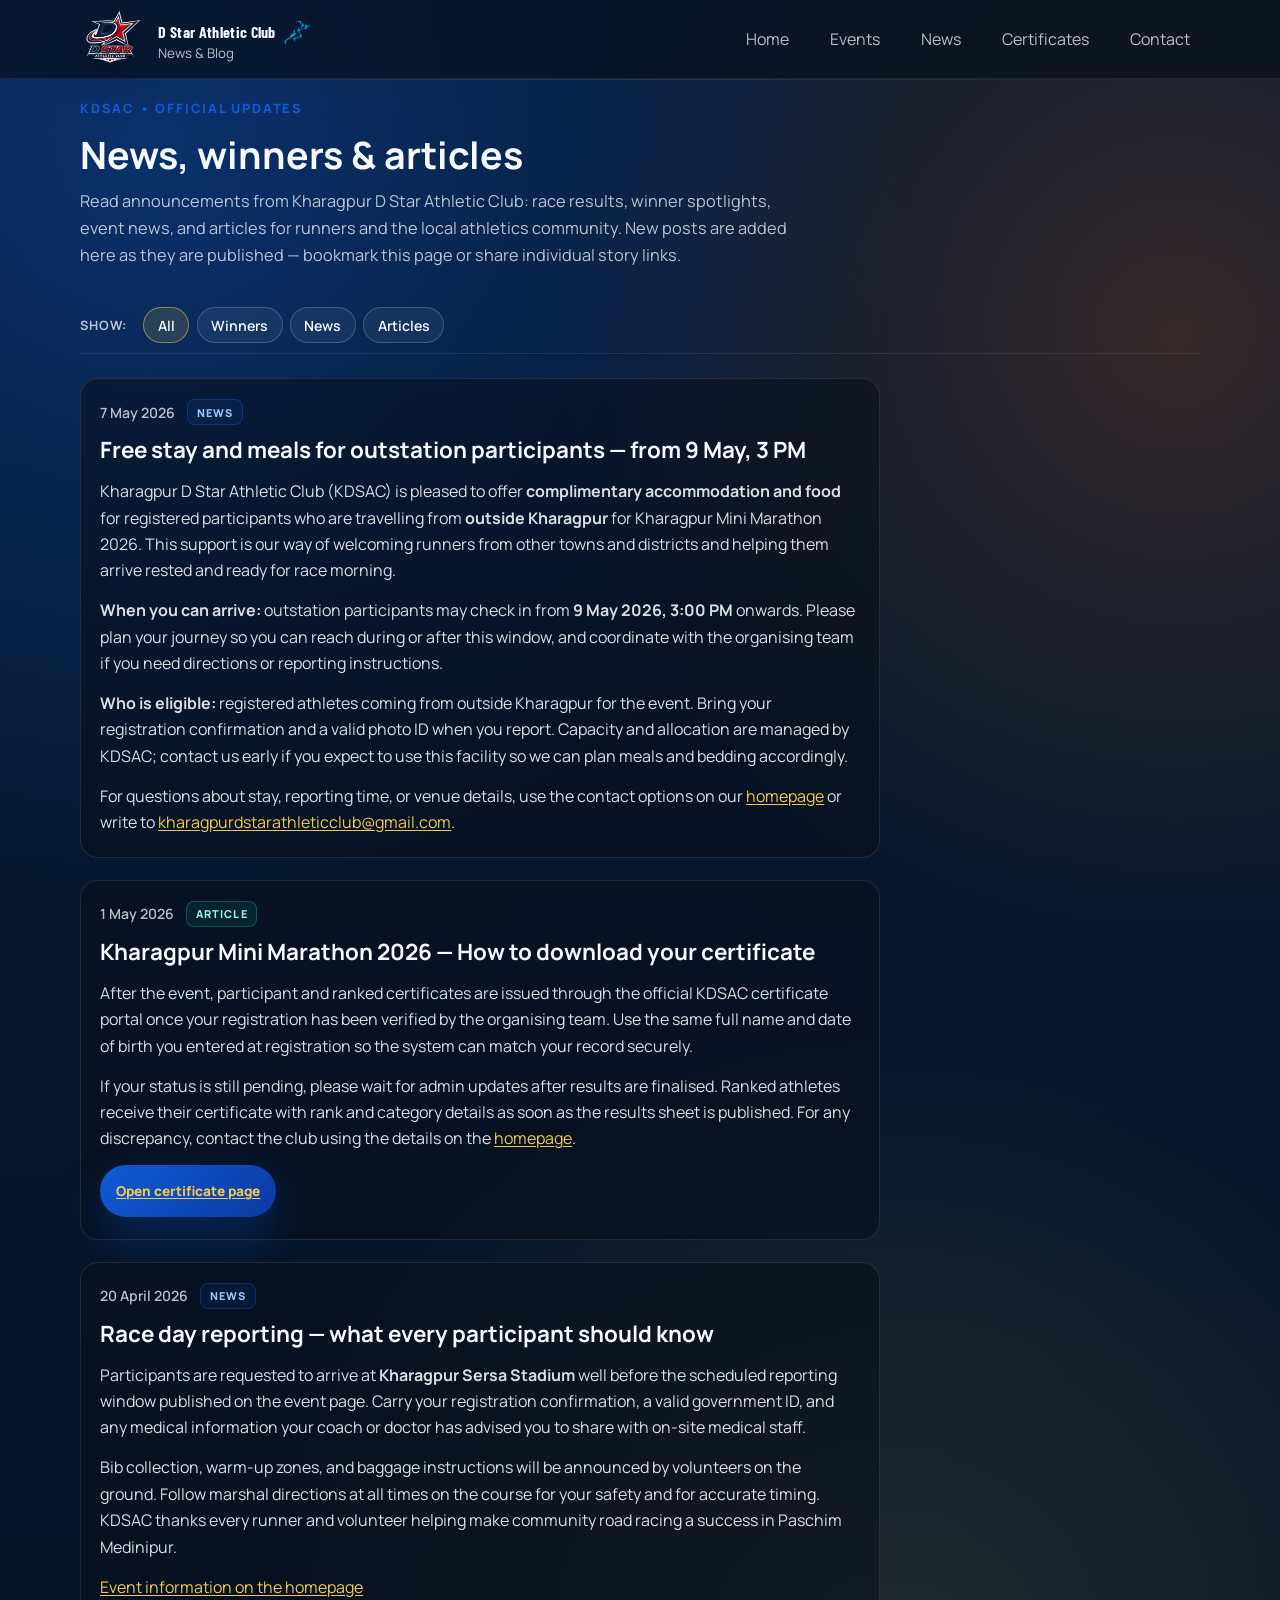
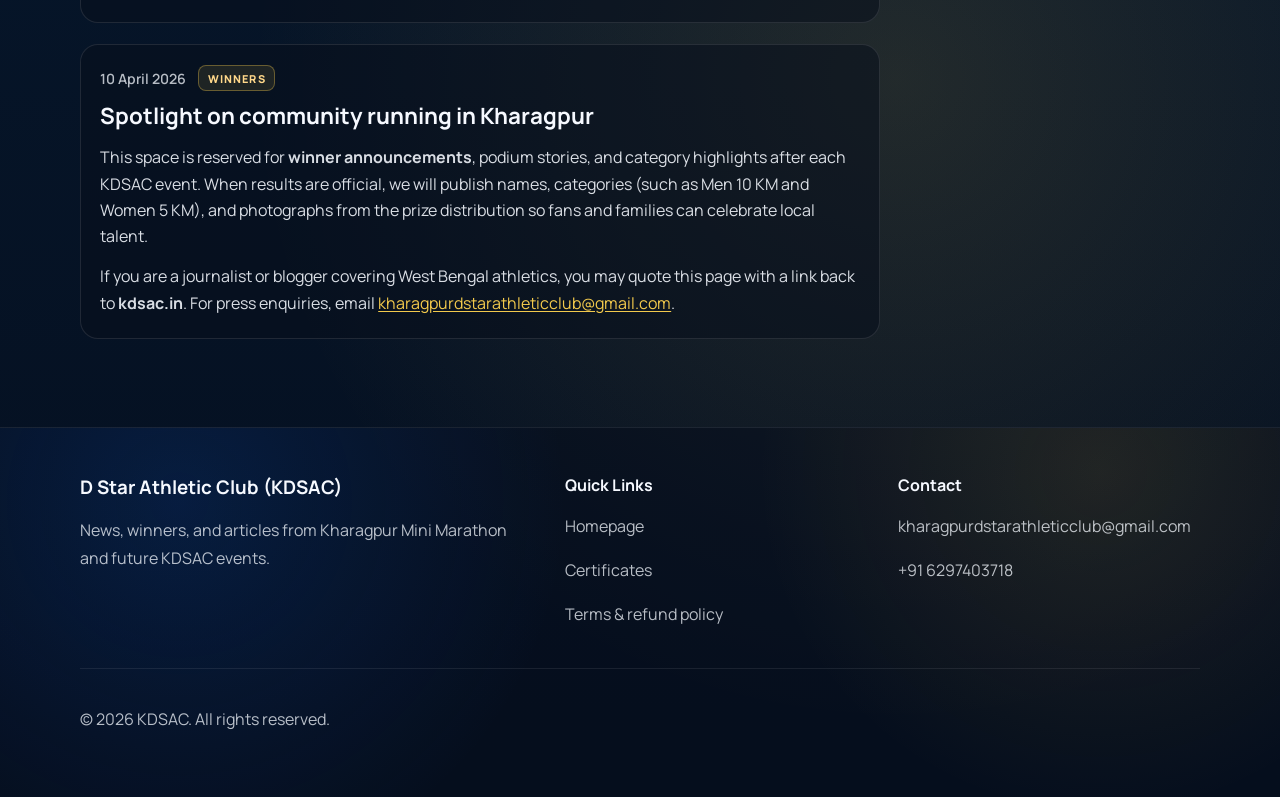
<file: blog.html>
<!DOCTYPE html>
<html lang="en">
  <head>
    <meta charset="UTF-8" />
    <meta name="viewport" content="width=device-width, initial-scale=1.0" />
    <title>News & Blog | KDSAC Winners, Updates & Articles | D Star Athletic Club</title>
    <meta
      name="description"
      content="Official KDSAC news: Kharagpur Mini Marathon winners, race updates, community athletics articles, and announcements from D Star Athletic Club (Fit India Registered Youth Club), Kharagpur."
    />
    <meta
      name="keywords"
      content="KDSAC blog, Kharagpur Mini Marathon news, outstation participant accommodation, free stay Kharagpur marathon, D Star Athletic Club, Fit India youth club, Kharagpur Sersa Stadium, marathon West Bengal"
    />
    <meta name="author" content="D Star Athletic Club" />
    <meta name="robots" content="index, follow" />
    <meta property="og:type" content="website" />
    <meta property="og:title" content="News & Blog | KDSAC | D Star Athletic Club" />
    <meta
      property="og:description"
      content="Winners, race news, and articles from Kharagpur D Star Athletic Club — Kharagpur Mini Marathon and community athletics."
    />
    <meta property="og:site_name" content="D Star Athletic Club" />
    <meta property="og:image" content="./assets/logo.png" />
    <meta property="og:url" content="https://kdsac.in/blog.html" />
    <meta name="twitter:card" content="summary_large_image" />
    <meta name="twitter:title" content="News & Blog | KDSAC | D Star Athletic Club" />
    <meta
      name="twitter:description"
      content="Winners, race news, and articles from Kharagpur D Star Athletic Club."
    />
    <meta name="twitter:image" content="./assets/logo.png" />
    <meta name="twitter:url" content="https://kdsac.in/blog.html" />
    <link rel="icon" href="./assets/logo.png" type="image/png" />
    <link rel="canonical" href="https://kdsac.in/blog.html" />
    <script type="application/ld+json">
      {
        "@context": "https://schema.org",
        "@type": "Blog",
        "name": "KDSAC News & Blog",
        "description": "Official news, winner announcements, and articles from Kharagpur D Star Athletic Club (KDSAC).",
        "url": "https://kdsac.in/blog.html",
        "publisher": {
          "@type": "Organization",
          "name": "D Star Athletic Club",
          "logo": {
            "@type": "ImageObject",
            "url": "https://kdsac.in/assets/logo.png"
          }
        },
        "blogPost": [
          {
            "@type": "NewsArticle",
            "headline": "Free stay and meals for outstation participants — from 9 May, 3 PM",
            "datePublished": "2026-05-07",
            "url": "https://kdsac.in/blog.html#outstation-stay-may-9-2026",
            "author": { "@type": "Organization", "name": "D Star Athletic Club" }
          },
          {
            "@type": "NewsArticle",
            "headline": "Kharagpur Mini Marathon 2026 — How to download your certificate",
            "datePublished": "2026-05-01",
            "url": "https://kdsac.in/blog.html#certificate-guide",
            "author": { "@type": "Organization", "name": "D Star Athletic Club" }
          },
          {
            "@type": "NewsArticle",
            "headline": "Race day reporting — what every participant should know",
            "datePublished": "2026-04-20",
            "url": "https://kdsac.in/blog.html#race-day-reporting",
            "author": { "@type": "Organization", "name": "D Star Athletic Club" }
          },
          {
            "@type": "NewsArticle",
            "headline": "Spotlight on community running in Kharagpur",
            "datePublished": "2026-04-10",
            "url": "https://kdsac.in/blog.html#community-spotlight",
            "author": { "@type": "Organization", "name": "D Star Athletic Club" }
          }
        ]
      }
    </script>
    <link rel="preconnect" href="https://fonts.googleapis.com" />
    <link rel="preconnect" href="https://fonts.gstatic.com" crossorigin />
    <link
      href="https://fonts.googleapis.com/css2?family=Barlow+Condensed:wght@500;600;700&family=Manrope:wght@400;500;700;800&display=swap"
      rel="stylesheet"
    />
    <link rel="stylesheet" href="./styles.css" />
  </head>
  <body class="blog-page">
    <header class="site-header">
      <div class="container nav">
        <a class="brand" href="./index.html">
          <img class="brand-logo" src="./assets/logo.png" alt="D Star Athletic Club logo" />
          <span class="brand-text">
            <strong>D Star Athletic Club <img class="brand-runner-image" src="./run.png" alt="Running athlete" /></strong>
            <small>News & Blog</small>
          </span>
        </a>
        <button class="menu-toggle" id="menuToggle" aria-expanded="false" aria-controls="siteNav" aria-label="Open menu">
          <span></span>
          <span></span>
          <span></span>
        </button>
        <nav class="nav-links" id="siteNav">
          <a href="./index.html">Home</a>
          <a href="./index.html#events">Events</a>
          <a href="./blog.html" aria-current="page">News</a>
          <a href="./certificate.html">Certificates</a>
          <a href="./index.html#contact">Contact</a>
        </nav>
      </div>
    </header>

    <main id="top">
      <section class="section blog-hero-section">
        <div class="container">
          <div class="blog-hero">
            <p class="eyebrow">KDSAC • Official updates</p>
            <h1>News, winners & articles</h1>
            <p class="blog-lead">
              Read announcements from Kharagpur D Star Athletic Club: race results, winner spotlights, event news, and
              articles for runners and the local athletics community. New posts are added here as they are published —
              bookmark this page or share individual story links.
            </p>
          </div>

          <div class="blog-toolbar" role="toolbar" aria-label="Filter posts by type">
            <span class="blog-toolbar-label">Show:</span>
            <div class="blog-filters">
              <button type="button" class="blog-filter-btn is-active" data-blog-filter="all">All</button>
              <button type="button" class="blog-filter-btn" data-blog-filter="winners">Winners</button>
              <button type="button" class="blog-filter-btn" data-blog-filter="news">News</button>
              <button type="button" class="blog-filter-btn" data-blog-filter="articles">Articles</button>
            </div>
          </div>

          <div class="blog-list">
            <article
              class="blog-article"
              id="outstation-stay-may-9-2026"
              data-category="news"
              itemscope
              itemtype="https://schema.org/NewsArticle"
            >
              <meta itemprop="datePublished" content="2026-05-07" />
              <div class="blog-article-meta">
                <time datetime="2026-05-07">7 May 2026</time>
                <span class="blog-category blog-category--news">News</span>
              </div>
              <h2 itemprop="headline">Free stay and meals for outstation participants — from 9 May, 3 PM</h2>
              <div class="blog-article-body" itemprop="articleBody">
                <p>
                  Kharagpur D Star Athletic Club (KDSAC) is pleased to offer <strong>complimentary accommodation and food</strong>
                  for registered participants who are travelling from <strong>outside Kharagpur</strong> for Kharagpur Mini
                  Marathon 2026. This support is our way of welcoming runners from other towns and districts and helping
                  them arrive rested and ready for race morning.
                </p>
                <p>
                  <strong>When you can arrive:</strong> outstation participants may check in from
                  <strong>9 May 2026, 3:00 PM</strong> onwards. Please plan your journey so you can reach during or after
                  this window, and coordinate with the organising team if you need directions or reporting instructions.
                </p>
                <p>
                  <strong>Who is eligible:</strong> registered athletes coming from outside Kharagpur for the event.
                  Bring your registration confirmation and a valid photo ID when you report. Capacity and allocation are
                  managed by KDSAC; contact us early if you expect to use this facility so we can plan meals and bedding
                  accordingly.
                </p>
                <p>
                  For questions about stay, reporting time, or venue details, use the contact options on our
                  <a href="./index.html#contact">homepage</a> or write to
                  <a href="mailto:kharagpurdstarathleticclub@gmail.com">kharagpurdstarathleticclub@gmail.com</a>.
                </p>
              </div>
            </article>

            <article
              class="blog-article"
              id="certificate-guide"
              data-category="articles"
              itemscope
              itemtype="https://schema.org/NewsArticle"
            >
              <meta itemprop="datePublished" content="2026-05-01" />
              <div class="blog-article-meta">
                <time datetime="2026-05-01">1 May 2026</time>
                <span class="blog-category blog-category--articles">Article</span>
              </div>
              <h2 itemprop="headline">Kharagpur Mini Marathon 2026 — How to download your certificate</h2>
              <div class="blog-article-body" itemprop="articleBody">
                <p>
                  After the event, participant and ranked certificates are issued through the official KDSAC certificate
                  portal once your registration has been verified by the organising team. Use the same full name and
                  date of birth you entered at registration so the system can match your record securely.
                </p>
                <p>
                  If your status is still pending, please wait for admin updates after results are finalised. Ranked
                  athletes receive their certificate with rank and category details as soon as the results sheet is
                  published. For any discrepancy, contact the club using the details on the
                  <a href="./index.html#contact">homepage</a>.
                </p>
                <p>
                  <a class="button button-primary button-small" href="./certificate.html">Open certificate page</a>
                </p>
              </div>
            </article>

            <article
              class="blog-article"
              id="race-day-reporting"
              data-category="news"
              itemscope
              itemtype="https://schema.org/NewsArticle"
            >
              <meta itemprop="datePublished" content="2026-04-20" />
              <div class="blog-article-meta">
                <time datetime="2026-04-20">20 April 2026</time>
                <span class="blog-category blog-category--news">News</span>
              </div>
              <h2 itemprop="headline">Race day reporting — what every participant should know</h2>
              <div class="blog-article-body" itemprop="articleBody">
                <p>
                  Participants are requested to arrive at <strong>Kharagpur Sersa Stadium</strong> well before the
                  scheduled reporting window published on the event page. Carry your registration confirmation, a valid
                  government ID, and any medical information your coach or doctor has advised you to share with
                  on-site medical staff.
                </p>
                <p>
                  Bib collection, warm-up zones, and baggage instructions will be announced by volunteers on the ground.
                  Follow marshal directions at all times on the course for your safety and for accurate timing. KDSAC
                  thanks every runner and volunteer helping make community road racing a success in Paschim Medinipur.
                </p>
                <p><a href="./index.html#register">Event information on the homepage</a></p>
              </div>
            </article>

            <article
              class="blog-article"
              id="community-spotlight"
              data-category="winners"
              itemscope
              itemtype="https://schema.org/NewsArticle"
            >
              <meta itemprop="datePublished" content="2026-04-10" />
              <div class="blog-article-meta">
                <time datetime="2026-04-10">10 April 2026</time>
                <span class="blog-category blog-category--winners">Winners</span>
              </div>
              <h2 itemprop="headline">Spotlight on community running in Kharagpur</h2>
              <div class="blog-article-body" itemprop="articleBody">
                <p>
                  This space is reserved for <strong>winner announcements</strong>, podium stories, and category
                  highlights after each KDSAC event. When results are official, we will publish names, categories (such as
                  Men 10 KM and Women 5 KM), and photographs from the prize distribution so fans and families can
                  celebrate local talent.
                </p>
                <p>
                  If you are a journalist or blogger covering West Bengal athletics, you may quote this page with a link
                  back to <strong>kdsac.in</strong>. For press enquiries, email
                  <a href="mailto:kharagpurdstarathleticclub@gmail.com">kharagpurdstarathleticclub@gmail.com</a>.
                </p>
              </div>
            </article>
          </div>
        </div>
      </section>
    </main>

    <footer class="site-footer">
      <div class="container footer-grid">
        <div>
          <h3>D Star Athletic Club (KDSAC)</h3>
          <p>News, winners, and articles from Kharagpur Mini Marathon and future KDSAC events.</p>
        </div>
        <div>
          <h4>Quick Links</h4>
          <p><a href="./index.html">Homepage</a></p>
          <p><a href="./certificate.html">Certificates</a></p>
          <p><a href="./terms.html">Terms &amp; refund policy</a></p>
        </div>
        <div>
          <h4>Contact</h4>
          <p>kharagpurdstarathleticclub@gmail.com</p>
          <p>+91 6297403718</p>
        </div>
      </div>
      <div class="container footer-bottom">
        <p>© 2026 KDSAC. All rights reserved.</p>
      </div>
    </footer>

    <script type="module" src="./blog.js"></script>
  </body>
</html>
</file>
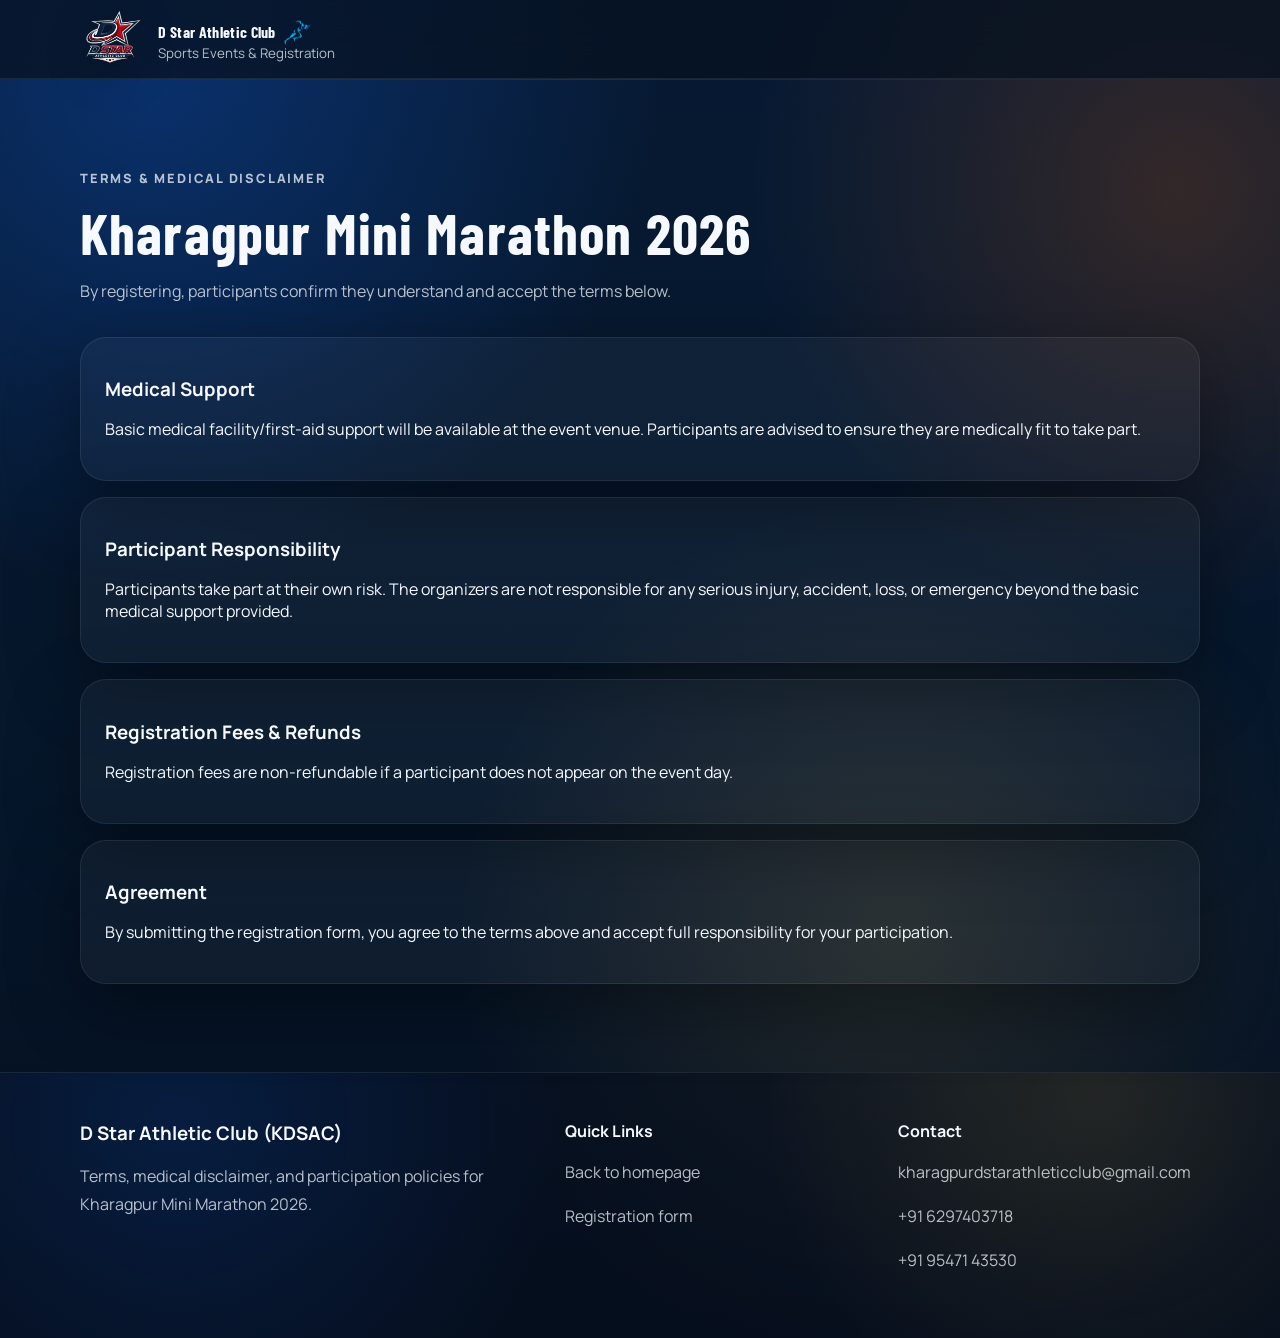
<file: terms.html>
<!DOCTYPE html>
<html lang="en">
  <head>
    <meta charset="UTF-8" />
    <meta name="viewport" content="width=device-width, initial-scale=1.0" />
    <title>Terms & Medical Disclaimer | Kharagpur Mini Marathon 2026</title>
    <meta
      name="description"
      content="Terms, medical support information, and participant responsibility for Kharagpur Mini Marathon 2026."
    />
    <meta name="robots" content="index, follow" />
    <link rel="canonical" href="https://kdsac.in/terms.html" />
    <link rel="icon" href="./assets/logo.png" type="image/png" />
    <link rel="preconnect" href="https://fonts.googleapis.com" />
    <link rel="preconnect" href="https://fonts.gstatic.com" crossorigin />
    <link
      href="https://fonts.googleapis.com/css2?family=Barlow+Condensed:wght@500;600;700&family=Manrope:wght@400;500;700;800&display=swap"
      rel="stylesheet"
    />
    <link rel="stylesheet" href="./styles.css" />
  </head>
  <body>
    <header class="site-header">
      <div class="container nav">
        <a class="brand" href="./index.html">
          <img class="brand-logo" src="./assets/logo.png" alt="D Star Athletic Club logo" />
          <span class="brand-text">
            <strong>D Star Athletic Club <img class="brand-runner-image" src="./run.png" alt="Running athlete" /></strong>
            <small>Sports Events & Registration</small>
          </span>
        </a>
      </div>
    </header>

    <main>
      <section class="section">
        <div class="container">
          <div class="section-heading">
            <p class="eyebrow">Terms & Medical Disclaimer</p>
            <h2>Kharagpur Mini Marathon 2026</h2>
            <p>
              By registering, participants confirm they understand and accept the terms below.
            </p>
          </div>

          <div class="info-card">
            <h3>Medical Support</h3>
            <p>
              Basic medical facility/first-aid support will be available at the event venue.
              Participants are advised to ensure they are medically fit to take part.
            </p>
          </div>

          <div class="info-card" style="margin-top:1rem;">
            <h3>Participant Responsibility</h3>
            <p>
              Participants take part at their own risk. The organizers are not responsible for
              any serious injury, accident, loss, or emergency beyond the basic medical support provided.
            </p>
          </div>

          <div class="info-card" style="margin-top:1rem;">
            <h3>Registration Fees & Refunds</h3>
            <p>
              Registration fees are non-refundable if a participant does not appear on the event day.
            </p>
          </div>

          <div class="info-card" style="margin-top:1rem;">
            <h3>Agreement</h3>
            <p>
              By submitting the registration form, you agree to the terms above and accept full
              responsibility for your participation.
            </p>
          </div>
        </div>
      </section>
    </main>

    <footer class="site-footer">
      <div class="container footer-grid">
        <div>
          <h3>D Star Athletic Club (KDSAC)</h3>
          <p>
            Terms, medical disclaimer, and participation policies for Kharagpur Mini Marathon 2026.
          </p>
        </div>
        <div>
          <h4>Quick Links</h4>
          <p><a href="./index.html">Back to homepage</a></p>
          <p><a href="./register.html">Registration form</a></p>
        </div>
        <div>
          <h4>Contact</h4>
          <p>kharagpurdstarathleticclub@gmail.com</p>
          <p>+91 6297403718</p>
          <p>+91 95471 43530</p>
        </div>
      </div>
    </footer>
  </body>
</html>
</file>
<file: styles.css>
:root {
  /* Certificate-inspired palette: navy/royal blue + gold + orange */
  --bg: #071a33;
  --bg-soft: #0a2a50;
  --panel: rgba(10, 32, 62, 0.82);
  --panel-solid: #0b2a4f;
  --panel-border: rgba(197, 212, 235, 0.16);
  --text: #f6f9ff;
  --muted: rgba(246, 249, 255, 0.74);

  --primary: #0f5bd6; /* royal blue */
  --primary-deep: #0b3aa3; /* deep blue */
  --accent: #f2c94c; /* gold */
  --accent-2: #ff6a00; /* orange */
  --teal: #01c4a7; /* teal accent */

  --accent-soft: rgba(242, 201, 76, 0.18);
  --white: #ffffff;
  --shadow: 0 22px 70px rgba(0, 0, 0, 0.38);
}

* {
  box-sizing: border-box;
}

html {
  scroll-behavior: smooth;
}

body {
  margin: 0;
  font-family: "Manrope", sans-serif;
  color: var(--text);
  overflow-x: hidden;
  background:
    radial-gradient(circle at 12% 6%, rgba(15, 91, 214, 0.35), transparent 30%),
    radial-gradient(circle at 92% 14%, rgba(255, 106, 0, 0.18), transparent 26%),
    radial-gradient(circle at 70% 70%, rgba(242, 201, 76, 0.12), transparent 34%),
    linear-gradient(180deg, #071a33 0%, #06172c 52%, #050f1f 100%);
}

a {
  color: inherit;
  text-decoration: none;
}

::selection {
  background: rgba(242, 201, 76, 0.26);
  color: var(--text);
}

:focus-visible {
  outline: none;
  box-shadow: 0 0 0 4px rgba(15, 91, 214, 0.22);
  border-radius: 10px;
}

.container {
  width: min(1120px, calc(100% - 2rem));
  margin: 0 auto;
}

.site-header {
  position: sticky;
  top: 0;
  z-index: 10;
  backdrop-filter: blur(18px);
  background: rgba(8, 17, 31, 0.72);
  border-bottom: 1px solid rgba(255, 255, 255, 0.08);
}

.nav {
  display: flex;
  align-items: center;
  justify-content: space-between;
  gap: 1.5rem;
  min-height: 78px;
  position: relative;
}

.brand {
  display: inline-flex;
  align-items: center;
  gap: 0.9rem;
}

.brand-logo {
  width: 64px;
  height: 64px;
  object-fit: contain;
  filter: drop-shadow(0 10px 20px rgba(0, 0, 0, 0.28));
}

.brand-text {
  display: flex;
  flex-direction: column;
  line-height: 1.05;
}

.brand-text strong {
  display: inline-flex;
  align-items: center;
  gap: 0.5rem;
}

.brand-runner-image {
  width: 1.7rem;
  height: 1.7rem;
  object-fit: contain;
  display: inline-block;
  vertical-align: middle;
}

.brand-text strong,
.hero h1,
.section-heading h2,
.highlights-grid h2,
.registration-copy h2,
.floating-card h2 {
  font-family: "Barlow Condensed", sans-serif;
  letter-spacing: 0.02em;
}

.brand-text small {
  color: var(--muted);
}

.nav-links {
  display: flex;
  gap: 1.25rem;
  color: var(--muted);
}

.nav-links a {
  position: relative;
  padding: 0.55rem 0.65rem;
  border-radius: 12px;
  transition: color 0.2s ease, background 0.2s ease, transform 0.2s ease;
}

.nav-links a:hover {
  color: var(--white);
  background: rgba(255, 255, 255, 0.06);
  transform: translateY(-1px);
}

.menu-toggle {
  display: none;
  width: 48px;
  height: 48px;
  padding: 0;
  border: 1px solid rgba(255, 255, 255, 0.12);
  border-radius: 14px;
  background: rgba(255, 255, 255, 0.04);
  cursor: pointer;
}

.menu-toggle span {
  display: block;
  width: 18px;
  height: 2px;
  margin: 4px auto;
  background: var(--white);
  border-radius: 999px;
}

.hero {
  padding: 5rem 0 4rem;
  position: relative;
}

.hero::before {
  content: "";
  position: absolute;
  inset: 0;
  background:
    radial-gradient(circle at 18% 18%, rgba(255, 106, 0, 0.16), transparent 20%),
    radial-gradient(circle at 82% 24%, rgba(255, 255, 255, 0.08), transparent 24%);
  pointer-events: none;
  opacity: 0.8;
}

.hero-grid,
.registration-grid,
.highlights-grid,
.footer-grid {
  display: grid;
  gap: 2rem;
}

.inner-hero-grid,
.cta-panel {
  display: grid;
  grid-template-columns: 0.95fr 1.05fr;
  gap: 2rem;
  align-items: start;
}

.form-stack {
  display: grid;
  gap: 1.25rem;
}

.hero-grid,
.registration-grid {
  grid-template-columns: 1.15fr 0.85fr;
  align-items: center;
}

.hero-grid,
.future-events-grid {
  position: relative;
  z-index: 1;
}

.eyebrow {
  margin: 0 0 1rem;
  color: var(--primary);
  text-transform: uppercase;
  letter-spacing: 0.14em;
  font-size: 0.8rem;
  font-weight: 800;
}

.hero h1 {
  margin: 0;
  font-size: clamp(3rem, 9vw, 6.2rem);
  line-height: 0.95;
  max-width: 11ch;
  background: linear-gradient(90deg, rgba(246, 249, 255, 1), rgba(246, 249, 255, 0.88), rgba(242, 201, 76, 0.95));
  -webkit-background-clip: text;
  background-clip: text;
  color: transparent;
}

.hero-text,
.section-heading p,
.registration-copy p,
.feature-item p,
.site-footer p,
.floating-card p {
  color: var(--muted);
  line-height: 1.75;
}

.hero-text {
  max-width: 58ch;
  font-size: 1.05rem;
  margin: 1.25rem 0 0;
}

.hero-actions {
  display: flex;
  flex-wrap: wrap;
  gap: 1rem;
  margin: 2rem 0;
}

.trust-row {
  display: flex;
  flex-wrap: wrap;
  gap: 0.75rem;
  margin-bottom: 2rem;
}

.trust-row span {
  padding: 0.65rem 0.9rem;
  border-radius: 999px;
  background: rgba(255, 255, 255, 0.05);
  border: 1px solid rgba(255, 255, 255, 0.08);
  color: var(--muted);
  font-size: 0.92rem;
}

.button {
  display: inline-flex;
  align-items: center;
  justify-content: center;
  min-height: 52px;
  padding: 0 1.4rem;
  border-radius: 999px;
  font-weight: 800;
  transition: transform 0.2s ease, box-shadow 0.2s ease, background 0.2s ease;
}

.button:hover {
  transform: translateY(-2px);
}

.button-primary {
  background: linear-gradient(135deg, var(--primary), var(--primary-deep));
  color: #ffffff;
  box-shadow: 0 18px 40px rgba(15, 91, 214, 0.28);
}

.button-primary:hover {
  box-shadow: 0 22px 56px rgba(15, 91, 214, 0.34);
}

.button-secondary {
  background: rgba(255, 255, 255, 0.06);
  border: 1px solid rgba(255, 255, 255, 0.12);
  color: rgba(246, 249, 255, 0.92);
}

.button-secondary:hover {
  background: rgba(255, 255, 255, 0.09);
  border-color: rgba(242, 201, 76, 0.28);
  box-shadow: 0 16px 40px rgba(0, 0, 0, 0.22);
}

.button-full {
  width: 100%;
  border: 0;
  cursor: pointer;
  font-family: inherit;
  font-size: 1rem;
}

.hero-stats {
  display: grid;
  grid-template-columns: repeat(3, minmax(0, 1fr));
  gap: 1rem;
  max-width: 36rem;
}

.hero-stats div {
  padding: 1rem;
  border-radius: 20px;
  background: rgba(255, 255, 255, 0.04);
  border: 1px solid rgba(255, 255, 255, 0.06);
}

.hero-stats strong {
  display: block;
  font-size: 1.5rem;
}

.hero-stats span {
  color: var(--muted);
  font-size: 0.92rem;
}

.hero-panel {
  display: grid;
  gap: 1.1rem;
  align-content: start;
}

.hero-visual-shell {
  position: relative;
  overflow: hidden;
  padding: 0.9rem;
  border-radius: 32px;
  background: linear-gradient(180deg, rgba(255, 255, 255, 0.07), rgba(255, 255, 255, 0.03));
  border: 1px solid rgba(255, 255, 255, 0.08);
  box-shadow: var(--shadow);
}

.hero-visual-shell::after {
  content: "";
  position: absolute;
  inset: 0;
  background: radial-gradient(circle at 30% 10%, rgba(242, 201, 76, 0.16), transparent 38%);
  pointer-events: none;
}

.hero-visual {
  display: block;
  width: 100%;
  height: 360px;
  object-fit: cover;
  object-position: center top;
  border-radius: 26px;
}

.hero-visual-badge {
  position: absolute;
  left: 1.5rem;
  bottom: 1.5rem;
  padding: 0.7rem 1rem;
  border-radius: 999px;
  background: rgba(6, 19, 38, 0.82);
  color: var(--white);
  font-size: 0.82rem;
  font-weight: 800;
  letter-spacing: 0.08em;
  text-transform: uppercase;
}

.floating-card {
  border-radius: 28px;
  padding: 1.6rem;
  border: 1px solid var(--panel-border);
  background: var(--panel);
  box-shadow: var(--shadow);
}

.hero-event-card {
  background:
    linear-gradient(180deg, rgba(8, 26, 52, 0.92), rgba(8, 26, 52, 0.82)),
    linear-gradient(135deg, rgba(15, 91, 214, 0.14), transparent 60%);
}

.panel-footer {
  display: grid;
  grid-template-columns: repeat(2, minmax(0, 1fr));
  gap: 1rem;
  margin-top: 1.5rem;
  padding-top: 1.25rem;
  border-top: 1px solid rgba(255, 255, 255, 0.08);
}

.panel-footer small {
  display: block;
  color: var(--muted);
  margin-bottom: 0.35rem;
}

.panel-footer strong {
  font-size: 1rem;
}

.future-events-grid {
  display: grid;
  grid-template-columns: 1.3fr 1fr 1fr 1fr;
  gap: 1rem;
}

.future-event-card {
  padding: 1.3rem;
  border-radius: 24px;
  border: 1px solid rgba(255, 255, 255, 0.08);
  background: linear-gradient(180deg, rgba(255, 255, 255, 0.08), rgba(255, 255, 255, 0.03));
  box-shadow: var(--shadow);
  display: grid;
  gap: 0.8rem;
}

.future-event-card-featured {
  background:
    radial-gradient(circle at top left, rgba(255, 106, 0, 0.16), transparent 34%),
    linear-gradient(180deg, rgba(255, 255, 255, 0.08), rgba(255, 255, 255, 0.03));
}

.future-event-card h3 {
  margin: 0;
  font-size: 1.55rem;
}

.future-event-card p {
  margin: 0;
  color: var(--muted);
  line-height: 1.7;
}

.future-event-meta {
  display: flex;
  flex-wrap: wrap;
  gap: 0.55rem;
}

.future-event-meta span {
  padding: 0.45rem 0.8rem;
  border-radius: 999px;
  background: rgba(255, 255, 255, 0.06);
  color: var(--accent-soft);
  font-size: 0.84rem;
  font-weight: 700;
}

.hero-card-highlights {
  display: flex;
  flex-wrap: wrap;
  gap: 0.7rem;
  margin-top: 1.2rem;
}

.hero-card-highlights span {
  padding: 0.55rem 0.85rem;
  border-radius: 999px;
  background: rgba(255, 255, 255, 0.06);
  color: var(--accent-soft);
  font-size: 0.86rem;
  font-weight: 700;
}

.chip,
.event-tag {
  display: inline-flex;
  align-items: center;
  gap: 0.4rem;
  min-height: 32px;
  padding: 0 0.9rem;
  border-radius: 999px;
  font-size: 0.8rem;
  font-weight: 800;
  text-transform: uppercase;
  letter-spacing: 0.08em;
}

.chip {
  color: var(--accent-soft);
  background: rgba(242, 201, 76, 0.14);
}

.event-tag {
  color: #ffffff;
  background: linear-gradient(135deg, rgba(255, 106, 0, 0.98), rgba(242, 201, 76, 0.92));
}

.floating-card h2,
.section-heading h2,
.highlights-grid h2,
.registration-copy h2 {
  margin: 0.8rem 0;
  font-size: clamp(2.2rem, 5vw, 3.6rem);
  line-height: 0.96;
}

.event-meta {
  margin: 1.2rem 0 0;
  padding: 0;
  list-style: none;
  display: flex;
  flex-wrap: wrap;
  gap: 0.7rem;
}

.event-meta li {
  padding: 0.75rem 1rem;
  border-radius: 999px;
  color: var(--white);
  background: rgba(255, 255, 255, 0.06);
  font-size: 0.92rem;
}

.section {
  padding: 5.5rem 0;
}

.section {
  position: relative;
}

.section::before {
  content: "";
  position: absolute;
  left: 50%;
  top: 0;
  transform: translateX(-50%);
  width: min(1120px, calc(100% - 2rem));
  height: 1px;
  background: linear-gradient(90deg, transparent, rgba(242, 201, 76, 0.22), transparent);
  opacity: 0.55;
}

.promo-banner {
  padding: 1.75rem 0 0.5rem;
}

.hero-video-banner .hero-video-wrap {
  position: relative;
  width: 100%;
  aspect-ratio: 16 / 9;
  border-radius: 24px;
  overflow: hidden;
  box-shadow: var(--shadow);
  border: 1px solid rgba(255, 255, 255, 0.08);
  background: rgba(0, 0, 0, 0.35);
}

.hero-video-embed {
  position: absolute;
  inset: 0;
  width: 100%;
  height: 100%;
  border: 0;
}

.banner-link {
  display: block;
  border-radius: 24px;
  overflow: hidden;
  box-shadow: var(--shadow);
}

.promo-banner img {
  display: block;
  width: 100%;
  height: auto;
  border-radius: 24px;
  border: 1px solid rgba(255, 255, 255, 0.08);
}

.inner-hero {
  padding: 5rem 0 4rem;
}

.inner-title {
  margin: 0;
  font-family: "Barlow Condensed", sans-serif;
  font-size: clamp(2.8rem, 8vw, 5rem);
  line-height: 0.96;
}

.partner-strip {
  padding: 0 0 1rem;
}

.fine-print {
  margin: 1rem 0 0;
  font-size: 0.88rem;
  color: var(--muted);
  line-height: 1.5;
}

.partner-row {
  display: grid;
  grid-template-columns: repeat(5, minmax(0, 1fr));
  gap: 1rem;
}

.partner-row span {
  display: grid;
  place-items: center;
  min-height: 72px;
  text-align: center;
  border-radius: 22px;
  color: var(--muted);
  border: 1px solid rgba(255, 255, 255, 0.08);
  background: rgba(255, 255, 255, 0.03);
}

.section-heading {
  max-width: 44rem;
  margin-bottom: 2rem;
}

.section-heading.narrow {
  max-width: 38rem;
}

.event-grid,
.feature-list,
.timeline-grid {
  display: grid;
  gap: 1.25rem;
}

.event-grid {
  grid-template-columns: repeat(3, minmax(0, 1fr));
}

.event-grid-two {
  grid-template-columns: repeat(2, minmax(0, 1fr));
}

.info-card,
.feature-item,
.registration-form,
.timeline-card,
.mini-panel {
  border-radius: 26px;
  border: 1px solid rgba(255, 255, 255, 0.08);
  background: rgba(255, 255, 255, 0.04);
  box-shadow: var(--shadow);
}

.info-card,
.feature-item,
.timeline-card,
.gallery-card,
.future-event-card,
.floating-card {
  transition: transform 0.22s ease, border-color 0.22s ease, background 0.22s ease, box-shadow 0.22s ease;
}

.info-card:hover,
.feature-item:hover,
.timeline-card:hover,
.gallery-card:hover,
.future-event-card:hover {
  transform: translateY(-4px);
  border-color: rgba(242, 201, 76, 0.24);
  box-shadow: 0 26px 80px rgba(0, 0, 0, 0.42);
}

.info-card,
.feature-item {
  padding: 1.5rem;
}

.info-card h3,
.feature-item h3,
.site-footer h3,
.site-footer h4 {
  margin: 0.9rem 0 0.7rem;
}

.info-card strong {
  display: inline-block;
  margin-top: 1.2rem;
  color: var(--accent-soft);
}

.event-quickline {
  display: flex;
  flex-wrap: wrap;
  gap: 0.6rem;
  margin: 0.9rem 0 0.7rem;
}

.event-quickline span {
  padding: 0.45rem 0.8rem;
  border-radius: 999px;
  background: rgba(255, 255, 255, 0.07);
  color: var(--accent-soft);
  font-size: 0.84rem;
  font-weight: 700;
}

.event-points {
  margin: 1rem 0 0;
  padding: 0;
  list-style: none;
  display: grid;
  gap: 0.55rem;
}

.event-points li {
  color: var(--muted);
  line-height: 1.55;
  padding-left: 1.1rem;
  position: relative;
}

.event-points li::before {
  content: "";
  position: absolute;
  left: 0;
  top: 0.55rem;
  width: 0.42rem;
  height: 0.42rem;
  border-radius: 999px;
  background: var(--primary);
}

.card-meta {
  display: flex;
  flex-wrap: wrap;
  gap: 0.65rem;
  margin-top: 1.1rem;
}

.card-meta span {
  padding: 0.45rem 0.8rem;
  border-radius: 999px;
  background: rgba(255, 255, 255, 0.06);
  color: var(--muted);
  font-size: 0.86rem;
}

.schedule-section {
  padding-top: 1rem;
}

.timeline-grid {
  grid-template-columns: repeat(4, minmax(0, 1fr));
}

.timeline-card {
  padding: 1.4rem;
  background: linear-gradient(180deg, rgba(255, 255, 255, 0.06), rgba(255, 255, 255, 0.03));
}

.timeline-card span {
  display: inline-grid;
  place-items: center;
  width: 2.5rem;
  height: 2.5rem;
  border-radius: 999px;
  background: linear-gradient(135deg, var(--primary), rgba(1, 196, 167, 0.92));
  color: #ffffff;
  font-weight: 800;
}

.timeline-card h3 {
  margin: 1rem 0 0.65rem;
}

.timeline-card p,
.section-lead {
  color: var(--muted);
  line-height: 1.7;
}

.gallery-grid {
  display: grid;
  grid-template-columns: 0.85fr 1.15fr;
  gap: 1.5rem;
  align-items: start;
}

.gallery-copy p {
  color: var(--muted);
  line-height: 1.75;
}

.gallery-copy h2 {
  margin-top: 0;
}

.gallery-cards {
  display: grid;
  grid-template-columns: repeat(3, minmax(0, 1fr));
  gap: 1rem;
}

.gallery-cards-featured {
  align-items: stretch;
}

.gallery-card {
  min-height: 100%;
  padding: 1rem;
  border-radius: 26px;
  border: 1px solid rgba(255, 255, 255, 0.08);
  background: rgba(255, 255, 255, 0.04);
  box-shadow: var(--shadow);
}

.gallery-card img {
  display: block;
  width: 100%;
  height: 180px;
  object-fit: cover;
  border-radius: 18px;
  margin-bottom: 1rem;
}

.gallery-card h3 {
  margin: 0 0 0.5rem;
}

.gallery-card p {
  margin: 0;
  color: var(--muted);
  line-height: 1.7;
}

.gallery-card-placeholder {
  display: grid;
  gap: 1rem;
}

.gallery-placeholder {
  min-height: 180px;
  border-radius: 18px;
  padding: 1rem;
  display: grid;
  align-content: end;
  gap: 0.35rem;
  background:
    linear-gradient(180deg, rgba(5, 11, 20, 0.08), rgba(5, 11, 20, 0.72)),
    radial-gradient(circle at top, rgba(255, 106, 0, 0.28), transparent 60%),
    linear-gradient(135deg, rgba(255, 255, 255, 0.08), rgba(255, 255, 255, 0.02));
  border: 1px dashed rgba(255, 255, 255, 0.22);
}

.gallery-placeholder span {
  display: inline-block;
  width: fit-content;
  padding: 0.4rem 0.7rem;
  border-radius: 999px;
  background: rgba(255, 255, 255, 0.14);
  color: var(--white);
  font-size: 0.82rem;
  font-weight: 800;
  text-transform: uppercase;
  letter-spacing: 0.08em;
}

.gallery-placeholder small {
  color: rgba(255, 255, 255, 0.78);
  font-size: 0.88rem;
}

.gallery-stat {
  display: grid;
  place-items: start;
  gap: 0.35rem;
  padding: 1.2rem;
  margin-bottom: 1rem;
  border-radius: 20px;
  background: linear-gradient(135deg, rgba(15, 91, 214, 0.18), rgba(242, 201, 76, 0.10));
}

.gallery-stat strong {
  font-size: 2.4rem;
  line-height: 1;
}

.gallery-stat span,
.footer-bottom p {
  color: var(--muted);
}

.quote-card {
  display: flex;
  flex-direction: column;
  justify-content: space-between;
  background: linear-gradient(180deg, rgba(215, 221, 230, 0.12), rgba(255, 255, 255, 0.04));
}

.quote-card strong {
  margin-top: 1rem;
}

.section-dark {
  background:
    linear-gradient(180deg, rgba(255, 255, 255, 0.02), rgba(255, 255, 255, 0.01)),
    rgba(5, 11, 20, 0.55);
}

.highlights-grid {
  grid-template-columns: 0.9fr 1.1fr;
}

.feature-list {
  grid-template-columns: repeat(2, minmax(0, 1fr));
}

.registration-section {
  position: relative;
}

.selection-panel {
  padding: 1.4rem;
  border-radius: 28px;
  border: 1px solid rgba(255, 255, 255, 0.08);
  background: linear-gradient(180deg, rgba(255, 255, 255, 0.08), rgba(255, 255, 255, 0.03));
  box-shadow: var(--shadow);
}

.event-selection-grid {
  display: grid;
  grid-template-columns: repeat(2, minmax(0, 1fr));
  gap: 1rem;
}

.event-choice {
  padding: 1rem;
  text-align: left;
  border-radius: 22px;
  border: 1px solid rgba(255, 255, 255, 0.08);
  background: rgba(255, 255, 255, 0.04);
  color: var(--text);
  cursor: pointer;
  transition: transform 0.2s ease, border-color 0.2s ease, background 0.2s ease;
}

.event-choice:hover {
  transform: translateY(-2px);
  border-color: rgba(242, 201, 76, 0.45);
}

.event-choice.is-selected {
  background: linear-gradient(180deg, rgba(15, 91, 214, 0.18), rgba(255, 255, 255, 0.04));
  border-color: rgba(15, 91, 214, 0.7);
  box-shadow: 0 18px 32px rgba(15, 91, 214, 0.12);
}

.event-choice strong,
.event-choice small,
.selected-event-banner strong,
.success-card h4 {
  display: block;
}

.event-choice strong {
  margin: 0.5rem 0 0.35rem;
  font-size: 1rem;
}

.event-choice small {
  color: var(--muted);
  line-height: 1.5;
}

.event-choice-line {
  display: block;
  margin-top: 0.45rem;
  color: var(--muted);
  font-size: 0.88rem;
  line-height: 1.45;
}

.event-choice-tag,
.success-badge {
  display: inline-flex;
  align-items: center;
  min-height: 28px;
  padding: 0 0.75rem;
  border-radius: 999px;
  background: rgba(255, 255, 255, 0.08);
  color: var(--accent-soft);
  font-size: 0.78rem;
  font-weight: 800;
  text-transform: uppercase;
  letter-spacing: 0.08em;
}

.success-badge {
  background: rgba(34, 197, 94, 0.2);
  color: #d9ffe7;
}

.cta-box {
  padding: 2rem;
  border-radius: 28px;
  border: 1px solid rgba(255, 255, 255, 0.08);
  background: linear-gradient(180deg, rgba(255, 255, 255, 0.08), rgba(255, 255, 255, 0.03));
  box-shadow: var(--shadow);
}

.cta-box strong {
  display: block;
  margin-bottom: 0.75rem;
  font-size: 1.25rem;
}

.cta-box p {
  margin: 0 0 1.5rem;
  color: var(--muted);
  line-height: 1.75;
}

.check-list {
  display: grid;
  gap: 0.9rem;
  margin-top: 1.5rem;
}

.check-list div {
  padding: 1rem 1.1rem;
  border-left: 4px solid var(--primary);
  border-radius: 0 18px 18px 0;
  background: rgba(255, 255, 255, 0.04);
}

.mini-panel {
  margin-top: 1.4rem;
  padding: 1.2rem 1.25rem;
  background: linear-gradient(180deg, rgba(15, 91, 214, 0.12), rgba(255, 255, 255, 0.03));
}

.payment-note {
  margin-bottom: 1rem;
}

.mini-panel strong {
  display: block;
  margin-bottom: 0.5rem;
}

.mini-panel p {
  margin: 0;
  color: var(--muted);
}

.registration-form {
  padding: 1.6rem;
  background: linear-gradient(180deg, rgba(255, 255, 255, 0.08), rgba(255, 255, 255, 0.03));
}

.selected-event-banner {
  margin-bottom: 1.1rem;
  padding: 1rem 1.1rem;
  border-radius: 18px;
  background: rgba(255, 255, 255, 0.05);
  border: 1px solid rgba(255, 255, 255, 0.08);
}

.selected-event-banner span {
  display: block;
  margin-bottom: 0.35rem;
  color: var(--muted);
  font-size: 0.85rem;
}

.form-grid {
  display: grid;
  grid-template-columns: repeat(2, minmax(0, 1fr));
  gap: 1rem;
}

.form-heading {
  margin-bottom: 1.2rem;
}

.form-heading h3 {
  margin: 0 0 0.35rem;
  font-size: 1.5rem;
}

.form-heading p {
  margin: 0;
  color: var(--muted);
}

.registration-form label {
  display: block;
  margin-bottom: 1rem;
  font-weight: 700;
  color: var(--white);
}

.registration-form input,
.registration-form select,
.registration-form textarea {
  width: 100%;
  margin-top: 0.45rem;
  min-height: 52px;
  padding: 0 1rem;
  border-radius: 16px;
  border: 1px solid rgba(255, 255, 255, 0.1);
  background: rgba(6, 12, 22, 0.6);
  color: var(--white);
  font: inherit;
}

.registration-form textarea {
  min-height: 120px;
  padding: 1rem;
  resize: vertical;
}

.registration-form input[type="file"] {
  padding: 0.8rem;
}

.registration-form input:focus,
.registration-form select:focus,
.registration-form textarea:focus {
  outline: none;
  border-color: rgba(15, 91, 214, 0.75);
  box-shadow: 0 0 0 4px rgba(15, 91, 214, 0.18);
}

.registration-form input::placeholder {
  color: #8ea0bb;
}

.registration-form select option {
  color: #111827;
}

.success-card {
  margin-top: 1rem;
  padding: 1.15rem;
  border-radius: 20px;
  border: 1px solid rgba(34, 197, 94, 0.45);
  background: linear-gradient(180deg, rgba(34, 197, 94, 0.18), rgba(255, 255, 255, 0.04));
}

.success-card h4 {
  margin: 0.8rem 0 0.45rem;
}

.success-card p {
  margin: 0;
  color: #d9ffe7;
  line-height: 1.7;
}

.terms-check {
  display: flex;
  align-items: flex-start;
  gap: 0.6rem;
  margin: 1rem 0 0.6rem;
  font-weight: 600;
  color: var(--white);
}

.terms-check a {
  color: var(--accent-soft);
  text-decoration: underline;
}


.site-footer {
  padding: 2rem 0 3rem;
  border-top: 1px solid rgba(255, 255, 255, 0.08);
}

.site-footer {
  background:
    radial-gradient(circle at 14% 20%, rgba(15, 91, 214, 0.18), transparent 34%),
    radial-gradient(circle at 86% 12%, rgba(242, 201, 76, 0.10), transparent 30%),
    rgba(6, 14, 28, 0.55);
}

.site-footer a:hover {
  color: rgba(242, 201, 76, 0.95);
  text-decoration: underline;
  text-underline-offset: 4px;
}

.social-icons {
  margin-top: 10px;
  display: flex;
  flex-wrap: wrap;
  gap: 0.6rem;
}

.social-icons a {
  width: 42px;
  height: 42px;
  display: grid;
  place-items: center;
  border-radius: 14px;
  background: rgba(255, 255, 255, 0.06);
  border: 1px solid rgba(255, 255, 255, 0.12);
  color: rgba(246, 249, 255, 0.9);
  transition: transform 0.2s ease, background 0.2s ease, border-color 0.2s ease, color 0.2s ease;
}

.social-icons a:hover {
  transform: translateY(-2px);
  border-color: rgba(242, 201, 76, 0.32);
  background: rgba(255, 255, 255, 0.09);
  color: rgba(242, 201, 76, 0.95);
}

.footer-grid {
  grid-template-columns: 1.2fr 0.8fr 0.8fr;
}

.footer-bottom {
  margin-top: 1.5rem;
  padding-top: 1.25rem;
  border-top: 1px solid rgba(255, 255, 255, 0.08);
}

@media (max-width: 920px) {
  .hero-grid,
  .registration-grid,
  .highlights-grid,
  .gallery-grid,
  .inner-hero-grid,
  .cta-panel,
  .future-events-grid,
  .event-selection-grid,
  .form-grid,
  .event-grid,
  .partner-row,
  .timeline-grid,
  .feature-list,
  .footer-grid,
  .gallery-cards {
    grid-template-columns: 1fr;
  }
}

@media (max-width: 720px) {
  .nav {
    min-height: 72px;
  }

  .menu-toggle {
    display: inline-block;
  }

  .nav-links {
    position: absolute;
    top: calc(100% + 0.5rem);
    left: 0;
    right: 0;
    display: none;
    flex-direction: column;
    padding: 0.8rem;
    border-radius: 20px;
    background: rgba(10, 20, 37, 0.97);
    border: 1px solid rgba(255, 255, 255, 0.08);
    box-shadow: var(--shadow);
  }

  .nav-links.is-open {
    display: flex;
  }

  .nav-links a {
    padding: 0.8rem 0.9rem;
    border-radius: 14px;
  }

  .nav-links a:hover {
    background: rgba(255, 255, 255, 0.06);
  }

  .hero {
    padding-top: 3rem;
  }

  .hero-stats {
    grid-template-columns: 1fr;
  }

  .hero h1 {
    max-width: none;
  }

  .panel-footer {
    grid-template-columns: 1fr;
  }

  .hero-visual-shell {
    width: 100%;
  }

  .hero-visual {
    height: 280px;
  }

  .info-card {
    padding: 1.2rem;
  }

  .event-choice {
    padding: 1rem 0.95rem;
  }

  .event-choice strong {
    font-size: 1.05rem;
  }

  .event-choice-line {
    font-size: 0.84rem;
  }

  .event-quickline {
    gap: 0.45rem;
  }

  .event-quickline span,
  .card-meta span {
    width: 100%;
    justify-content: center;
    text-align: center;
  }

  .registration-form,
  .info-card,
  .feature-item,
  .timeline-card,
  .mini-panel,
  .floating-card {
    border-radius: 22px;
  }
}

.admin-section {
  padding-top: 4rem;
}

.admin-section .container {
  width: calc(100% - 2rem);
  max-width: none;
}

.admin-page {
  background:
    radial-gradient(circle at 16% 12%, rgba(15, 91, 214, 0.18), transparent 38%),
    radial-gradient(circle at 86% 18%, rgba(242, 201, 76, 0.10), transparent 34%),
    linear-gradient(180deg, #070f1f 0%, #070c16 55%, #060a12 100%);
}

.admin-page .container {
  width: calc(100% - 2rem);
  max-width: none;
}

.admin-page .site-header {
  background: rgba(6, 14, 28, 0.86);
  border-bottom: 1px solid rgba(255, 255, 255, 0.08);
}

.admin-page .button {
  border-radius: 12px;
}

.admin-page .button-primary {
  background: linear-gradient(135deg, var(--primary), var(--primary-deep));
  border: none;
}

.admin-page .button-secondary {
  background: rgba(255, 255, 255, 0.08);
  border: 1px solid rgba(255, 255, 255, 0.18);
}

.admin-layout {
  display: grid;
  grid-template-columns: 300px 1fr;
  gap: 1.2rem;
  align-items: start;
}

.admin-sidebar {
  position: sticky;
  top: 96px;
  display: grid;
  gap: 1rem;
  max-height: calc(100vh - 110px);
  overflow: auto;
  padding-bottom: 0.25rem;
}

.admin-sidebar-card {
  padding: 1.1rem;
  border-radius: 18px;
  border: 1px solid rgba(255, 255, 255, 0.10);
  background: rgba(8, 14, 22, 0.75);
  box-shadow: 0 22px 70px rgba(0, 0, 0, 0.30);
}

.admin-sidebar-brand {
  display: grid;
  grid-template-columns: 52px 1fr;
  gap: 0.9rem;
  align-items: center;
}

.admin-sidebar-brand img {
  width: 52px;
  height: 52px;
  object-fit: contain;
  border-radius: 14px;
  background: rgba(255, 255, 255, 0.06);
  border: 1px solid rgba(255, 255, 255, 0.10);
  padding: 8px;
}

.admin-sidebar-brand strong {
  display: block;
  font-size: 1.05rem;
}

.admin-sidebar-brand small {
  display: block;
  color: var(--muted);
  margin-top: 0.15rem;
}

.admin-sidebar-user {
  margin-top: 0.9rem;
  padding-top: 0.9rem;
  border-top: 1px solid rgba(255, 255, 255, 0.08);
  display: grid;
  gap: 0.25rem;
}

.admin-sidebar-label {
  color: rgba(246, 249, 255, 0.62);
  font-size: 0.82rem;
  font-weight: 800;
  letter-spacing: 0.06em;
  text-transform: uppercase;
}

.admin-sidebar-title {
  margin: 0 0 0.8rem;
  color: rgba(246, 249, 255, 0.86);
  font-weight: 900;
  letter-spacing: 0.02em;
}

.admin-side-links {
  display: grid;
  gap: 0.55rem;
}

.admin-side-links a {
  padding: 0.75rem 0.85rem;
  border-radius: 14px;
  background: rgba(255, 255, 255, 0.04);
  border: 1px solid rgba(255, 255, 255, 0.08);
  color: rgba(246, 249, 255, 0.9);
  font-weight: 700;
  transition: transform 0.2s ease, border-color 0.2s ease, background 0.2s ease;
}

.admin-side-links a:hover {
  transform: translateY(-2px);
  border-color: rgba(242, 201, 76, 0.28);
  background: rgba(255, 255, 255, 0.07);
}

.admin-side-form {
  display: grid;
  gap: 0.7rem;
}

.admin-side-form .input-field {
  min-width: 0;
  width: 100%;
}

.admin-page .section-heading h2 {
  font-size: 2.2rem;
}

.admin-controls {
  display: flex;
  flex-wrap: wrap;
  gap: 0.8rem;
  margin: 2rem 0 1.5rem;
}

.admin-controls,
.bulk-actions {
  background: rgba(255, 255, 255, 0.04);
  border: 1px solid rgba(255, 255, 255, 0.08);
  border-radius: 16px;
  padding: 1rem;
}

.admin-login {
  display: grid;
  place-items: center;
  min-height: 45vh;
}

 .admin-login-card {
  max-width: 420px;
  width: 100%;
  padding: 2rem;
  border-radius: 22px;
  border: 1px solid rgba(255, 255, 255, 0.1);
  background: rgba(255, 255, 255, 0.04);
  box-shadow: var(--shadow);
  text-align: center;
}

.admin-topbar {
  display: flex;
  justify-content: space-between;
  align-items: flex-end;
  gap: 1rem;
  padding: 1.4rem 1.6rem;
  border-radius: 18px;
  border: 1px solid rgba(255, 255, 255, 0.08);
  background: linear-gradient(135deg, rgba(22, 32, 46, 0.9), rgba(10, 16, 24, 0.9));
  margin-bottom: 1.6rem;
}

.admin-brand h2 {
  margin: 0.2rem 0;
  font-size: 2rem;
}

.admin-brand .muted {
  margin: 0;
  color: var(--muted);
}

.admin-topbar-actions {
  display: flex;
  align-items: center;
  gap: 0.8rem;
}

.admin-user {
  padding: 0.6rem 1rem;
  border-radius: 999px;
  border: 1px solid rgba(255, 255, 255, 0.1);
  background: rgba(255, 255, 255, 0.04);
  font-size: 0.9rem;
  color: var(--muted);
}

.admin-stats {
  display: grid;
  grid-template-columns: repeat(4, minmax(0, 1fr));
  gap: 1rem;
  margin-bottom: 1.6rem;
}

.stat-card {
  padding: 1.2rem;
  border-radius: 16px;
  border: 1px solid rgba(255, 255, 255, 0.08);
  background: rgba(255, 255, 255, 0.04);
  display: grid;
  gap: 0.35rem;
}

.stat-card span {
  color: var(--muted);
  font-size: 0.85rem;
  text-transform: uppercase;
  letter-spacing: 0.08em;
}

.stat-card strong {
  font-size: 1.6rem;
}

.admin-panel {
  padding: 1.4rem;
  border-radius: 18px;
  border: 1px solid rgba(255, 255, 255, 0.08);
  background: rgba(8, 14, 22, 0.75);
  display: grid;
  gap: 1.2rem;
}

.whatsapp-mailer-grid {
  display: grid;
  gap: 0.9rem;
}

.whatsapp-mailer-grid label {
  display: grid;
  gap: 0.45rem;
  color: var(--white);
  font-weight: 600;
}

.registration-closed-banner {
  padding: 0.95rem 1rem;
  border-radius: 14px;
  border: 1px solid rgba(242, 201, 76, 0.32);
  background: rgba(242, 201, 76, 0.12);
  color: rgba(255, 241, 204, 0.95);
  font-weight: 700;
}

.panel-header {
  display: flex;
  justify-content: space-between;
  align-items: center;
  gap: 1rem;
}

.panel-header h3 {
  margin: 0;
  font-size: 1.35rem;
}

.panel-header .muted {
  margin: 0.3rem 0 0;
  color: var(--muted);
}

.panel-links {
  display: flex;
  gap: 0.8rem;
}

.panel-links a {
  color: var(--accent-soft);
  text-decoration: none;
  font-weight: 600;
}

.admin-main {
  display: grid;
  gap: 1.2rem;
}

.bulk-actions {
  display: flex;
  flex-wrap: wrap;
  gap: 0.8rem;
  align-items: center;
  margin-bottom: 1.5rem;
}


.bulk-select {
  display: flex;
  align-items: center;
  gap: 0.5rem;
  font-weight: 600;
  color: var(--white);
}

.input-field {
  min-width: 220px;
  padding: 0.75rem 1rem;
  border-radius: 16px;
  border: 1px solid rgba(255, 255, 255, 0.12);
  background: rgba(7, 20, 32, 0.7);
  color: var(--text);
  font-family: "Manrope", sans-serif;
}

textarea.input-field {
  min-height: 120px;
  resize: vertical;
}

.table-wrap {
  overflow-x: auto;
  overflow-y: visible;
  -webkit-overflow-scrolling: touch;
  max-width: 100%;
  border-radius: 18px;
  border: 1px solid rgba(255, 255, 255, 0.08);
  background: rgba(6, 12, 20, 0.7);
}

.admin-table thead th {
  position: sticky;
  top: 0;
  background: rgba(6, 12, 20, 0.98);
  z-index: 1;
}

.admin-table tbody tr:hover {
  background: rgba(255, 255, 255, 0.03);
}

.admin-table tbody tr.admin-row-present {
  background: rgba(1, 196, 167, 0.14);
  box-shadow: inset 3px 0 0 0 var(--teal);
}

.admin-table tbody tr.admin-row-present:hover {
  background: rgba(1, 196, 167, 0.2);
}

.admin-table tbody tr.admin-row-absent {
  background: rgba(220, 82, 96, 0.12);
  box-shadow: inset 3px 0 0 0 rgba(255, 99, 115, 0.85);
}

.admin-table tbody tr.admin-row-absent:hover {
  background: rgba(220, 82, 96, 0.18);
}

/* If both ever applied, prefer neutral read — absent overrides present in JS */
.admin-present-btn {
  white-space: nowrap;
}

.admin-present-btn--active {
  border-color: rgba(1, 196, 167, 0.55);
  background: rgba(1, 196, 167, 0.22);
  color: #e6fff8;
}

.admin-table {
  width: 100%;
  min-width: 1200px;
  border-collapse: collapse;
  table-layout: auto;
}

.admin-table th,
.admin-table td {
  padding: 0.75rem 0.6rem;
  text-align: left;
  border-bottom: 1px solid rgba(255, 255, 255, 0.08);
  font-size: 0.92rem;
  word-break: break-word;
  overflow-wrap: anywhere;
  vertical-align: top;
}

/* Keep control columns from squashing when the table scrolls horizontally */
.admin-table th:nth-child(1),
.admin-table td:nth-child(1) {
  width: 3rem;
  min-width: 3rem;
}

.admin-table th:nth-child(2),
.admin-table td:nth-child(2) {
  min-width: 4.25rem;
}

.admin-table th:nth-child(3),
.admin-table td:nth-child(3) {
  min-width: 8rem;
}

.admin-table th:nth-child(7),
.admin-table td:nth-child(7) {
  min-width: 9.5rem;
}

.admin-table .file-links {
  min-width: 8.5rem;
}

.admin-table td input,
.admin-table td select,
.admin-table td button {
  max-width: 100%;
}

.status-cell,
.rank-cell,
.action-cell {
  display: grid;
  gap: 0.4rem;
}

.admin-table .status-cell {
  min-width: 9.5rem;
}

.admin-table .rank-cell {
  min-width: 5rem;
}

.admin-table .present-cell {
  min-width: 7.5rem;
  white-space: nowrap;
  vertical-align: middle;
}

.admin-table .action-cell {
  min-width: 6.5rem;
}

.action-cell .button {
  width: 100%;
}

.rank-cell input {
  width: 100%;
}

.admin-table th {
  font-family: "Barlow Condensed", sans-serif;
  text-transform: uppercase;
  letter-spacing: 0.08em;
  font-size: 0.75rem;
  color: var(--muted);
}

.file-links {
  display: flex;
  flex-direction: column;
  gap: 0.6rem;
}

.file-links a,
.link-button {
  color: var(--accent-soft);
  background: transparent;
  border: none;
  padding: 0;
  text-align: left;
  font: inherit;
  cursor: pointer;
}

.file-item {
  display: grid;
  gap: 0.35rem;
}

.thumb-button {
  width: fit-content;
  padding: 0.4rem 0.75rem;
  border-radius: 10px;
  border: 1px solid rgba(255, 255, 255, 0.2);
  background: rgba(255, 255, 255, 0.08);
  color: var(--white);
  font-size: 0.85rem;
  cursor: pointer;
}

.thumb-button:hover {
  border-color: rgba(255, 255, 255, 0.4);
}

.image-modal {
  position: fixed;
  inset: 0;
  display: grid;
  place-items: center;
  z-index: 999;
}

.image-modal[hidden] {
  display: none;
}

.image-modal-backdrop {
  position: absolute;
  inset: 0;
  background: rgba(7, 10, 18, 0.8);
}

.image-modal-card {
  position: relative;
  z-index: 1;
  max-width: min(720px, 92vw);
  max-height: 86vh;
  padding: 1rem;
  border-radius: 18px;
  border: 1px solid rgba(255, 255, 255, 0.15);
  background: rgba(12, 18, 30, 0.95);
  display: grid;
  gap: 0.8rem;
}

@media (max-width: 900px) {
  .admin-layout {
    grid-template-columns: 1fr;
  }

  .admin-sidebar {
    position: static;
    max-height: none;
    overflow: visible;
    padding-bottom: 0;
  }

  .admin-topbar {
    flex-direction: column;
    align-items: flex-start;
  }

  .admin-stats {
    grid-template-columns: repeat(2, minmax(0, 1fr));
  }

  .panel-header {
    flex-direction: column;
    align-items: flex-start;
  }

  .panel-links {
    flex-wrap: wrap;
  }

  .admin-controls,
  .bulk-actions {
    flex-direction: column;
    align-items: stretch;
  }

  .admin-table thead {
    display: none;
  }

  /* Card layout: drop desktop min-width so the stack fits the screen */
  .table-wrap .admin-table {
    min-width: 0;
  }

  .admin-table,
  .admin-table tbody,
  .admin-table tr,
  .admin-table td {
    display: block;
    width: 100%;
  }

  .admin-table tr {
    border: 1px solid rgba(255, 255, 255, 0.08);
    border-radius: 16px;
    padding: 0.8rem;
    margin-bottom: 0.9rem;
    background: rgba(10, 18, 28, 0.7);
  }

  .admin-table td {
    display: grid;
    grid-template-columns: 130px 1fr;
    gap: 0.5rem;
    padding: 0.4rem 0;
    border: none;
  }

  .admin-table td::before {
    content: attr(data-label);
    color: var(--muted);
    font-weight: 600;
    text-transform: uppercase;
    font-size: 0.68rem;
    letter-spacing: 0.08em;
  }

  /* Make certificate/rank/actions compact & aligned */
  .status-cell,
  .rank-cell,
  .action-cell {
    gap: 0.55rem;
  }

  .status-cell .input-field,
  .rank-cell .input-field {
    min-width: 0;
    width: 100%;
  }

  .action-cell {
    display: grid;
    grid-template-columns: 1fr 1fr;
    gap: 0.65rem;
    align-items: center;
  }

  .action-cell .button {
    width: 100%;
  }

  /* Slightly tighter row card spacing */
  .admin-table tr {
    padding: 0.95rem;
  }
}

@media (max-width: 520px) {
  .admin-stats {
    grid-template-columns: 1fr;
  }

  .admin-table td {
    grid-template-columns: 1fr;
  }

  /* On very small screens stack action buttons again */
  .action-cell {
    grid-template-columns: 1fr;
  }
}

.image-modal-card img {
  width: 100%;
  height: auto;
  max-height: 70vh;
  object-fit: contain;
  border-radius: 12px;
  background: rgba(255, 255, 255, 0.06);
}

.image-modal-close {
  justify-self: end;
}

.button-small {
  padding: 0.5rem 1rem;
  font-size: 0.85rem;
}

.certificate-grid {
  display: grid;
  grid-template-columns: repeat(2, minmax(0, 1fr));
  gap: 2.5rem;
  align-items: start;
}

/* Participant card verification: improve small-screen layout */
@media (max-width: 900px) {
  .certificate-grid {
    grid-template-columns: 1fr;
    gap: 1.5rem;
  }

  .certificate-card {
    padding: 1.4rem;
  }

  .certificate-shell {
    padding: 1.6rem;
  }

  .certificate-header {
    grid-template-columns: 1fr;
    text-align: center;
    justify-items: center;
  }

  .certificate-headline strong {
    font-size: 1.25rem;
  }

  .certificate-footer {
    grid-template-columns: 1fr;
    gap: 0.8rem;
    text-align: center;
  }
}

/* ----------------------------- */
/* Participant card verify page  */
/* ----------------------------- */

.card-verify-page {
  background:
    radial-gradient(circle at top left, rgba(34, 197, 94, 0.14), transparent 32%),
    radial-gradient(circle at right, rgba(14, 165, 233, 0.14), transparent 30%),
    linear-gradient(180deg, #071423 0%, #08162a 55%, #061326 100%);
}

.card-verify-section {
  padding-top: 3.25rem;
}

.card-verify-grid {
  display: grid;
  grid-template-columns: 1.1fr 0.9fr;
  gap: 2rem;
  align-items: start;
}

.card-verify-copy p {
  color: var(--muted);
  line-height: 1.75;
}

.card-verify-card {
  padding: 1.6rem;
  border-radius: 26px;
  border: 1px solid rgba(255, 255, 255, 0.1);
  background: linear-gradient(180deg, rgba(255, 255, 255, 0.07), rgba(255, 255, 255, 0.03));
  box-shadow: var(--shadow);
}

.card-verify-state {
  padding: 1rem 1.1rem;
  border-radius: 18px;
  border: 1px dashed rgba(255, 255, 255, 0.18);
  background: rgba(6, 12, 22, 0.35);
}

.card-verify-result {
  margin-top: 1.2rem;
}

.card-verify-shell {
  padding: 2rem;
  border-radius: 22px;
  border: 2px solid rgba(255, 255, 255, 0.22);
  background:
    radial-gradient(circle at top left, rgba(34, 197, 94, 0.18), transparent 55%),
    radial-gradient(circle at bottom right, rgba(14, 165, 233, 0.18), transparent 60%),
    linear-gradient(135deg, rgba(255, 255, 255, 0.1), rgba(255, 255, 255, 0.02));
  box-shadow: inset 0 0 0 1px rgba(255, 255, 255, 0.08);
}

.card-verify-header {
  display: grid;
  grid-template-columns: auto 1fr;
  gap: 1rem;
  align-items: center;
  margin-bottom: 1.25rem;
}

.card-verify-logo {
  width: 78px;
  height: 78px;
  border-radius: 18px;
  background: rgba(255, 255, 255, 0.08);
  display: grid;
  place-items: center;
  border: 1px solid rgba(255, 255, 255, 0.18);
}

.card-verify-logo img {
  width: 58px;
  height: 58px;
  object-fit: contain;
}

.card-verify-headline {
  display: grid;
  gap: 0.25rem;
}

.card-verify-headline strong {
  font-size: 1.35rem;
  letter-spacing: 0.02em;
}

.card-verify-body {
  text-align: center;
  display: grid;
  gap: 0.6rem;
  padding: 1.4rem 1rem;
  border: 1px dashed rgba(255, 255, 255, 0.22);
  border-radius: 18px;
  background: rgba(255, 255, 255, 0.02);
}

.card-verify-body h3 {
  margin: 0;
  font-family: "Barlow Condensed", sans-serif;
  letter-spacing: 0.08em;
  text-transform: uppercase;
}

.card-verify-name {
  margin: 0;
  font-size: 1.5rem;
  font-weight: 900;
}

.card-verify-meta,
.card-verify-reg {
  margin: 0;
  color: rgba(255, 255, 255, 0.75);
  font-weight: 700;
}

/* keep reg no as plain text on public verify page */
.card-verify-reg {
  cursor: default;
  text-decoration: none;
}

.card-details-card {
  max-width: 920px;
}

.card-details-grid {
  display: grid;
  grid-template-columns: 260px 1fr;
  gap: 1.2rem;
  align-items: start;
}

.card-details-photo img {
  width: 100%;
  height: auto;
  aspect-ratio: 3 / 4;
  object-fit: cover;
  border-radius: 16px;
  border: 1px solid rgba(255, 255, 255, 0.12);
  background: rgba(255, 255, 255, 0.06);
}

.card-details-body h3 {
  margin: 0 0 0.75rem;
}

.card-details-list {
  display: grid;
  gap: 0.7rem;
}

.card-details-item {
  display: grid;
  gap: 0.2rem;
  padding: 0.85rem 0.95rem;
  border-radius: 16px;
  border: 1px solid rgba(255, 255, 255, 0.10);
  background: rgba(6, 12, 22, 0.35);
}

.card-details-item span {
  color: rgba(255, 255, 255, 0.62);
  font-size: 0.85rem;
  font-weight: 800;
  letter-spacing: 0.06em;
  text-transform: uppercase;
}

.card-details-item strong {
  font-size: 1rem;
  color: rgba(255, 255, 255, 0.92);
}

#adminDetailsModal.admin-details-present .card-details-card {
  border-color: rgba(1, 196, 167, 0.45);
  box-shadow: 0 0 0 1px rgba(1, 196, 167, 0.25), var(--shadow);
  background: rgba(1, 196, 167, 0.08);
}

#adminDetailsModal.admin-details-present .card-details-item {
  border-color: rgba(1, 196, 167, 0.35);
  background: rgba(1, 196, 167, 0.12);
}

#adminDetailsModal.admin-details-present .card-details-body h3 {
  color: #7fe8d4;
}

#adminDetailsModal.admin-details-present .card-details-item strong {
  color: #e6fff8;
}

#adminDetailsModal.admin-details-absent .card-details-card {
  border-color: rgba(255, 99, 115, 0.45);
  box-shadow: 0 0 0 1px rgba(255, 99, 115, 0.22), var(--shadow);
  background: rgba(255, 99, 115, 0.09);
}

#adminDetailsModal.admin-details-absent .card-details-item {
  border-color: rgba(255, 99, 115, 0.35);
  background: rgba(255, 99, 115, 0.12);
}

#adminDetailsModal.admin-details-absent .card-details-body h3 {
  color: #ffb3bc;
}

#adminDetailsModal.admin-details-absent .card-details-item strong {
  color: #fff5f6;
}

@media (max-width: 900px) {
  .card-details-grid {
    grid-template-columns: 1fr;
  }

  .card-details-photo img {
    max-height: 48vh;
  }
}

.card-verify-footer {
  margin-top: 1.2rem;
  display: grid;
  grid-template-columns: 1fr auto;
  gap: 1rem;
  align-items: center;
}

.card-verify-footer small {
  display: block;
  color: rgba(255, 255, 255, 0.6);
  margin-bottom: 0.35rem;
}

.card-verify-footer strong {
  font-size: 1.02rem;
}

@media (max-width: 900px) {
  .card-verify-grid {
    grid-template-columns: 1fr;
    gap: 1.25rem;
  }

  .card-verify-card {
    padding: 1.2rem;
  }

  .card-verify-shell {
    padding: 1.4rem;
  }

  .card-verify-header {
    grid-template-columns: 1fr;
    justify-items: center;
    text-align: center;
  }

  .card-verify-footer {
    grid-template-columns: 1fr;
    text-align: center;
  }
}

.certificate-card {
  padding: 2rem;
  border-radius: 26px;
  border: 1px solid rgba(255, 255, 255, 0.08);
  background: rgba(255, 255, 255, 0.04);
  box-shadow: var(--shadow);
}

.certificate-form {
  display: grid;
  gap: 1rem;
}

.certificate-form label {
  display: block;
  font-weight: 700;
  color: var(--white);
}

.certificate-form input {
  width: 100%;
  margin-top: 0.45rem;
  min-height: 52px;
  padding: 0 1rem;
  border-radius: 16px;
  border: 1px solid rgba(255, 255, 255, 0.12);
  background: rgba(6, 12, 22, 0.6);
  color: var(--white);
  font: inherit;
}

.certificate-form input:focus {
  outline: none;
  border-color: rgba(15, 91, 214, 0.75);
  box-shadow: 0 0 0 4px rgba(15, 91, 214, 0.18);
}

.certificate-form input::placeholder {
  color: #8ea0bb;
}

.form-note {
  margin: 0;
  font-size: 0.9rem;
  color: var(--muted);
}

.form-note.is-error {
  color: #ffb2b2;
}

.status-text {
  margin-top: 0.4rem;
  color: #b8d4ff;
  display: inline-flex;
  align-items: center;
  gap: 0.5rem;
}

.status-text::before {
  content: "";
  width: 12px;
  height: 12px;
  border-radius: 50%;
  border: 2px solid rgba(184, 212, 255, 0.4);
  border-top-color: #b8d4ff;
  animation: status-spin 0.9s linear infinite;
  display: none;
}

.status-text.is-loading::before {
  display: inline-block;
}

@keyframes status-spin {
  to {
    transform: rotate(360deg);
  }
}

.certificate-preview {
  margin-top: 1.5rem;
  display: grid;
  gap: 1rem;
  align-items: start;
}

.certificate-preview .button-secondary {
  background: rgba(255, 255, 255, 0.12);
  color: var(--white);
  border: 1px solid rgba(255, 255, 255, 0.18);
}

.certificate-preview .button-secondary:hover {
  border-color: rgba(255, 255, 255, 0.35);
}

.certificate-shell {
  padding: 2.6rem;
  border-radius: 26px;
  border: 2px solid rgba(255, 255, 255, 0.25);
  background:
    radial-gradient(circle at top left, rgba(255, 207, 130, 0.22), transparent 55%),
    radial-gradient(circle at bottom right, rgba(118, 181, 255, 0.2), transparent 60%),
    linear-gradient(135deg, rgba(255, 255, 255, 0.1), rgba(255, 255, 255, 0.02));
  box-shadow: inset 0 0 0 1px rgba(255, 255, 255, 0.08);
  position: relative;
  overflow: hidden;
}

.certificate-shell::before,
.certificate-shell::after {
  content: "";
  position: absolute;
  width: 180px;
  height: 180px;
  border-radius: 50%;
  background: rgba(255, 255, 255, 0.06);
  filter: blur(0.5px);
  z-index: 0;
}

.certificate-shell::before {
  top: -60px;
  right: -40px;
}

.certificate-shell::after {
  bottom: -70px;
  left: -40px;
}

.certificate-header {
  display: grid;
  grid-template-columns: auto 1fr;
  gap: 1.2rem;
  align-items: center;
  margin-bottom: 2rem;
  position: relative;
  z-index: 1;
}

.certificate-header strong {
  font-size: 1.55rem;
  letter-spacing: 0.02em;
}

.certificate-logo {
  width: 84px;
  height: 84px;
  border-radius: 20px;
  background: rgba(255, 255, 255, 0.08);
  display: grid;
  place-items: center;
  border: 1px solid rgba(255, 255, 255, 0.18);
}

.certificate-logo img {
  width: 62px;
  height: 62px;
  object-fit: contain;
}

.certificate-headline {
  display: grid;
  gap: 0.3rem;
}

.certificate-body {
  text-align: center;
  display: grid;
  gap: 0.65rem;
  padding: 1.6rem 1rem;
  border: 1px dashed rgba(255, 255, 255, 0.2);
  border-radius: 20px;
  background: rgba(255, 255, 255, 0.02);
  position: relative;
  z-index: 1;
}

.certificate-body h3 {
  margin: 0;
  font-family: "Barlow Condensed", sans-serif;
  letter-spacing: 0.08em;
  text-transform: uppercase;
}

.certificate-name {
  font-size: 2.15rem;
  margin: 0.4rem 0;
  font-weight: 800;
}

.certificate-meta,
.certificate-rank {
  margin: 0;
  color: var(--muted);
}

.certificate-statement {
  margin: 0;
  font-size: 1rem;
  color: var(--text);
  max-width: 36rem;
  margin-left: auto;
  margin-right: auto;
  line-height: 1.6;
}

.certificate-reg {
  margin: 0;
  font-weight: 600;
  letter-spacing: 0.08em;
  text-transform: uppercase;
  color: var(--text);
}

.certificate-footer {
  margin-top: 2rem;
  display: flex;
  justify-content: space-between;
  font-size: 0.9rem;
  color: var(--muted);
  gap: 1rem;
  position: relative;
  z-index: 1;
}

.certificate-footer strong {
  color: var(--text);
  display: block;
  font-weight: 600;
}

.certificate-qr {
  margin-top: 1.6rem;
  display: flex;
  align-items: center;
  gap: 1rem;
  position: relative;
  z-index: 1;
}

.certificate-qr img,
.certificate-qr span {
  position: relative;
  z-index: 2;
}

.certificate-qr img {
  width: 90px;
  height: 90px;
  background: #ffffff;
  padding: 0.4rem;
  border-radius: 12px;
}

.certificate-qr span {
  font-size: 0.9rem;
  color: var(--muted);
}


@media (max-width: 900px) {
  .certificate-grid {
    grid-template-columns: 1fr;
  }
}

@media print {
  @page {
    size: A4 landscape;
    margin: 6mm;
  }

  * {
    -webkit-print-color-adjust: exact;
    print-color-adjust: exact;
  }

  html,
  body {
    height: 100%;
  }

  body {
    background: #f6f1e8;
    color: #111111;
    margin: 0;
  }

  header,
  .certificate-form,
  .button,
  .site-footer,
  .menu-toggle,
  nav,
  .admin-section,
  .certificate-copy,
  .form-note {
    display: none !important;
  }

  main {
    padding: 0;
  }

  .certificate-preview {
    margin: 0;
    break-inside: avoid;
    page-break-inside: avoid;
    width: 100%;
  }

  .certificate-shell {
    border: 2px solid #b07a2a;
    color: #111111;
    box-shadow: none;
    background:
      radial-gradient(circle at top left, rgba(255, 214, 153, 0.45), transparent 55%),
      radial-gradient(circle at bottom right, rgba(140, 198, 255, 0.38), transparent 60%),
      linear-gradient(135deg, rgba(255, 255, 255, 0.85), rgba(255, 244, 223, 0.9));
    width: 100%;
    max-width: 100%;
    padding-top: 1.6rem;
    box-sizing: border-box;
    max-height: 180mm;
  }

  .certificate-header {
    margin-top: 0;
    margin-bottom: 1.2rem;
  }

  .certificate-header,
  .certificate-body,
  .certificate-footer {
    color: #111111;
  }

  .certificate-header span,
  .certificate-header strong,
  .certificate-header small,
  .certificate-name,
  .certificate-meta,
  .certificate-rank,
  .certificate-reg,
  .certificate-footer small,
  .certificate-footer strong,
  .certificate-qr span {
    color: #111111;
  }

  .certificate-shell::before,
  .certificate-shell::after {
    display: none;
  }

  .certificate-logo {
    border: 1px solid #b07a2a;
    background: #ffffff;
  }

  .certificate-body {
    border: 1px dashed #b07a2a;
    background: rgba(255, 255, 255, 0.95);
    padding: 1rem 1rem;
  }

  .certificate-name {
    font-size: 1.6rem;
  }

  .certificate-meta,
  .certificate-rank,
  .certificate-reg,
  .certificate-statement {
    font-size: 0.95rem;
    color: #111111 !important;
    opacity: 1 !important;
  }

  .certificate-qr img {
    background: #ffffff;
    border: 1px solid #b07a2a;
    width: 70px;
    height: 70px;
  }

  .certificate-qr {
    margin-top: 0.8rem;
  }
}

/* --- Blog / news page --- */
.blog-page .blog-hero-section {
  padding-top: 1.25rem;
}

.blog-hero {
  max-width: 720px;
  margin-bottom: 1.75rem;
}

.blog-hero h1 {
  margin: 0.35rem 0 0.75rem;
  font-size: clamp(1.75rem, 4vw, 2.35rem);
  line-height: 1.15;
}

.blog-lead {
  margin: 0;
  color: var(--muted);
  font-size: 1.02rem;
  line-height: 1.65;
}

.blog-toolbar {
  display: flex;
  flex-wrap: wrap;
  align-items: center;
  gap: 0.65rem 1rem;
  margin-bottom: 1.5rem;
  padding: 0.65rem 0;
  border-bottom: 1px solid rgba(255, 255, 255, 0.08);
}

.blog-toolbar-label {
  font-size: 0.8rem;
  font-weight: 700;
  text-transform: uppercase;
  letter-spacing: 0.08em;
  color: var(--muted);
}

.blog-filters {
  display: flex;
  flex-wrap: wrap;
  gap: 0.45rem;
}

.blog-filter-btn {
  font: inherit;
  font-weight: 600;
  font-size: 0.88rem;
  padding: 0.45rem 0.85rem;
  border-radius: 999px;
  border: 1px solid rgba(255, 255, 255, 0.18);
  background: rgba(255, 255, 255, 0.06);
  color: var(--text);
  cursor: pointer;
}

.blog-filter-btn:hover,
.blog-filter-btn:focus-visible {
  border-color: rgba(15, 91, 214, 0.45);
  background: rgba(15, 91, 214, 0.12);
}

.blog-filter-btn.is-active {
  border-color: rgba(242, 201, 76, 0.5);
  background: rgba(242, 201, 76, 0.14);
  color: var(--text);
}

.blog-list {
  display: grid;
  gap: 1.35rem;
  max-width: 800px;
}

.blog-article {
  border-radius: 18px;
  border: 1px solid rgba(255, 255, 255, 0.1);
  background: rgba(8, 16, 28, 0.55);
  padding: 1.25rem 1.2rem 1.35rem;
  scroll-margin-top: 88px;
}

.blog-article-meta {
  display: flex;
  flex-wrap: wrap;
  align-items: center;
  gap: 0.5rem 0.75rem;
  margin-bottom: 0.65rem;
  font-size: 0.88rem;
  color: var(--muted);
}

.blog-article-meta time {
  font-weight: 600;
}

.blog-category {
  display: inline-block;
  font-size: 0.68rem;
  font-weight: 800;
  letter-spacing: 0.1em;
  text-transform: uppercase;
  padding: 0.28rem 0.55rem;
  border-radius: 8px;
  border: 1px solid rgba(255, 255, 255, 0.12);
}

.blog-category--winners {
  color: #ffd88a;
  border-color: rgba(242, 201, 76, 0.35);
  background: rgba(242, 201, 76, 0.1);
}

.blog-category--news {
  color: #9ec5ff;
  border-color: rgba(15, 91, 214, 0.35);
  background: rgba(15, 91, 214, 0.12);
}

.blog-category--articles {
  color: #9cf0e4;
  border-color: rgba(1, 196, 167, 0.35);
  background: rgba(1, 196, 167, 0.1);
}

.blog-article h2 {
  margin: 0 0 0.85rem;
  font-size: clamp(1.15rem, 2.8vw, 1.4rem);
  line-height: 1.3;
}

.blog-article-body {
  color: rgba(246, 249, 255, 0.88);
  line-height: 1.65;
}

.blog-article-body p {
  margin: 0 0 0.85rem;
}

.blog-article-body p:last-child {
  margin-bottom: 0;
}

.blog-article-body a {
  color: var(--accent);
  text-decoration: underline;
  text-underline-offset: 2px;
}

/* --- Mobile attendance check-in page --- */
.attendance-mark-page .attendance-section {
  padding-top: 0.75rem;
  padding-bottom: 2rem;
}

.attendance-app {
  display: grid;
  gap: 1.25rem;
  max-width: 520px;
  margin: 0 auto;
}

.attendance-user-bar {
  display: flex;
  flex-wrap: wrap;
  align-items: center;
  gap: 0.5rem 0.75rem;
  padding: 0.6rem 0;
  font-size: 0.9rem;
}

.attendance-user-bar .muted {
  color: var(--muted);
}

.attendance-stats {
  display: grid;
  grid-template-columns: repeat(2, minmax(0, 1fr));
  gap: 0.65rem;
}

@media (min-width: 420px) {
  .attendance-stats {
    grid-template-columns: repeat(4, minmax(0, 1fr));
  }
}

.attendance-stat-card {
  border-radius: 16px;
  padding: 0.85rem 0.75rem;
  text-align: center;
  border: 1px solid rgba(255, 255, 255, 0.1);
  background: rgba(8, 14, 24, 0.65);
}

.attendance-stat-label {
  display: block;
  font-size: 0.68rem;
  font-weight: 800;
  letter-spacing: 0.1em;
  text-transform: uppercase;
  color: var(--muted);
  margin-bottom: 0.35rem;
}

.attendance-stat-value {
  font-size: 1.45rem;
  font-weight: 800;
  line-height: 1.2;
}

.attendance-stat-total .attendance-stat-value {
  color: var(--text);
}

.attendance-stat-present .attendance-stat-value {
  color: #7fe8d4;
}

.attendance-stat-absent .attendance-stat-value {
  color: #ff8a96;
}

.attendance-stat-unmarked .attendance-stat-value {
  color: rgba(255, 255, 255, 0.75);
}

.attendance-search-label {
  font-weight: 700;
  font-size: 0.85rem;
  color: var(--muted);
  margin-bottom: 0.35rem;
  display: block;
}

.attendance-search-input {
  width: 100%;
  font-size: 1.05rem;
  padding: 0.95rem 1rem;
  min-height: 52px;
}

.attendance-hint {
  margin: 0.25rem 0 0;
}

.attendance-matches {
  display: grid;
  gap: 0.45rem;
  max-height: min(45vh, 320px);
  overflow-y: auto;
  -webkit-overflow-scrolling: touch;
  padding: 0.15rem;
}

.attendance-empty {
  margin: 0;
  padding: 0.75rem;
  color: var(--muted);
  text-align: center;
}

.attendance-match-row {
  width: 100%;
  text-align: left;
  padding: 0.9rem 1rem;
  border-radius: 14px;
  border: 1px solid rgba(255, 255, 255, 0.12);
  background: rgba(12, 20, 32, 0.75);
  cursor: pointer;
  font: inherit;
  color: var(--text);
  display: grid;
  gap: 0.2rem;
  min-height: 52px;
}

.attendance-match-row:hover,
.attendance-match-row:focus-visible {
  border-color: rgba(15, 91, 214, 0.5);
  background: rgba(15, 91, 214, 0.12);
}

.attendance-match-row.is-selected {
  border-color: rgba(242, 201, 76, 0.55);
  box-shadow: 0 0 0 2px rgba(242, 201, 76, 0.15);
}

.attendance-match-name {
  font-weight: 800;
  font-size: 1rem;
}

.attendance-match-meta {
  font-size: 0.88rem;
  color: var(--muted);
}

.attendance-match-meta.is-present-line {
  color: #7fe8d4;
}

.attendance-match-meta.is-absent-line {
  color: #ff8a96;
}

.attendance-detail-panel {
  margin-top: 0.25rem;
}

.attendance-detail-card {
  border-radius: 18px;
  border: 1px solid rgba(255, 255, 255, 0.12);
  background: rgba(6, 12, 22, 0.55);
  padding: 1.1rem 1rem;
  display: grid;
  gap: 1rem;
}

.attendance-detail-card--present {
  border-color: rgba(1, 196, 167, 0.45);
  background: rgba(1, 196, 167, 0.1);
  box-shadow: inset 0 0 0 1px rgba(1, 196, 167, 0.18);
}

.attendance-detail-card--absent {
  border-color: rgba(255, 99, 115, 0.42);
  background: rgba(255, 99, 115, 0.1);
  box-shadow: inset 0 0 0 1px rgba(255, 99, 115, 0.15);
}

.attendance-detail-head {
  display: flex;
  flex-wrap: wrap;
  align-items: flex-start;
  justify-content: space-between;
  gap: 0.6rem;
}

.attendance-detail-name {
  margin: 0;
  font-size: 1.25rem;
  font-weight: 800;
  line-height: 1.25;
}

.attendance-status-badge {
  font-size: 0.72rem;
  font-weight: 800;
  letter-spacing: 0.08em;
  text-transform: uppercase;
  padding: 0.35rem 0.55rem;
  border-radius: 999px;
  border: 1px solid rgba(255, 255, 255, 0.15);
}

.attendance-status-badge--present {
  color: #bff7ea;
  border-color: rgba(1, 196, 167, 0.45);
  background: rgba(1, 196, 167, 0.2);
}

.attendance-status-badge--absent {
  color: #ffd0d5;
  border-color: rgba(255, 99, 115, 0.45);
  background: rgba(255, 99, 115, 0.22);
}

.attendance-status-badge--unmarked {
  color: var(--muted);
  border-color: rgba(255, 255, 255, 0.14);
  background: rgba(255, 255, 255, 0.06);
}

.attendance-detail-dl {
  margin: 0;
  display: grid;
  gap: 0.55rem;
}

.attendance-detail-dl div {
  display: grid;
  grid-template-columns: 5rem 1fr;
  gap: 0.5rem;
  align-items: baseline;
  font-size: 0.95rem;
}

.attendance-detail-dl dt {
  margin: 0;
  color: var(--muted);
  font-weight: 700;
  font-size: 0.8rem;
}

.attendance-detail-dl dd {
  margin: 0;
  font-weight: 600;
  word-break: break-word;
}

.attendance-actions {
  display: grid;
  gap: 0.65rem;
}

.attendance-btn-present {
  min-height: 54px;
  border-radius: 14px;
  border: 2px solid rgba(1, 196, 167, 0.55);
  background: linear-gradient(180deg, rgba(1, 196, 167, 0.35), rgba(1, 196, 167, 0.18));
  color: #eafffb;
  font-weight: 800;
  font-size: 1.05rem;
  cursor: pointer;
  font-family: inherit;
}

.attendance-btn-present:active {
  transform: scale(0.99);
}

.attendance-btn-absent {
  min-height: 54px;
  border-radius: 14px;
  border: 2px solid rgba(255, 99, 115, 0.55);
  background: linear-gradient(180deg, rgba(255, 99, 115, 0.32), rgba(255, 99, 115, 0.14));
  color: #fff5f6;
  font-weight: 800;
  font-size: 1.05rem;
  cursor: pointer;
  font-family: inherit;
}

.attendance-btn-absent:active {
  transform: scale(0.99);
}

.attendance-footer-msg {
  min-height: 1.25rem;
}
</file>
